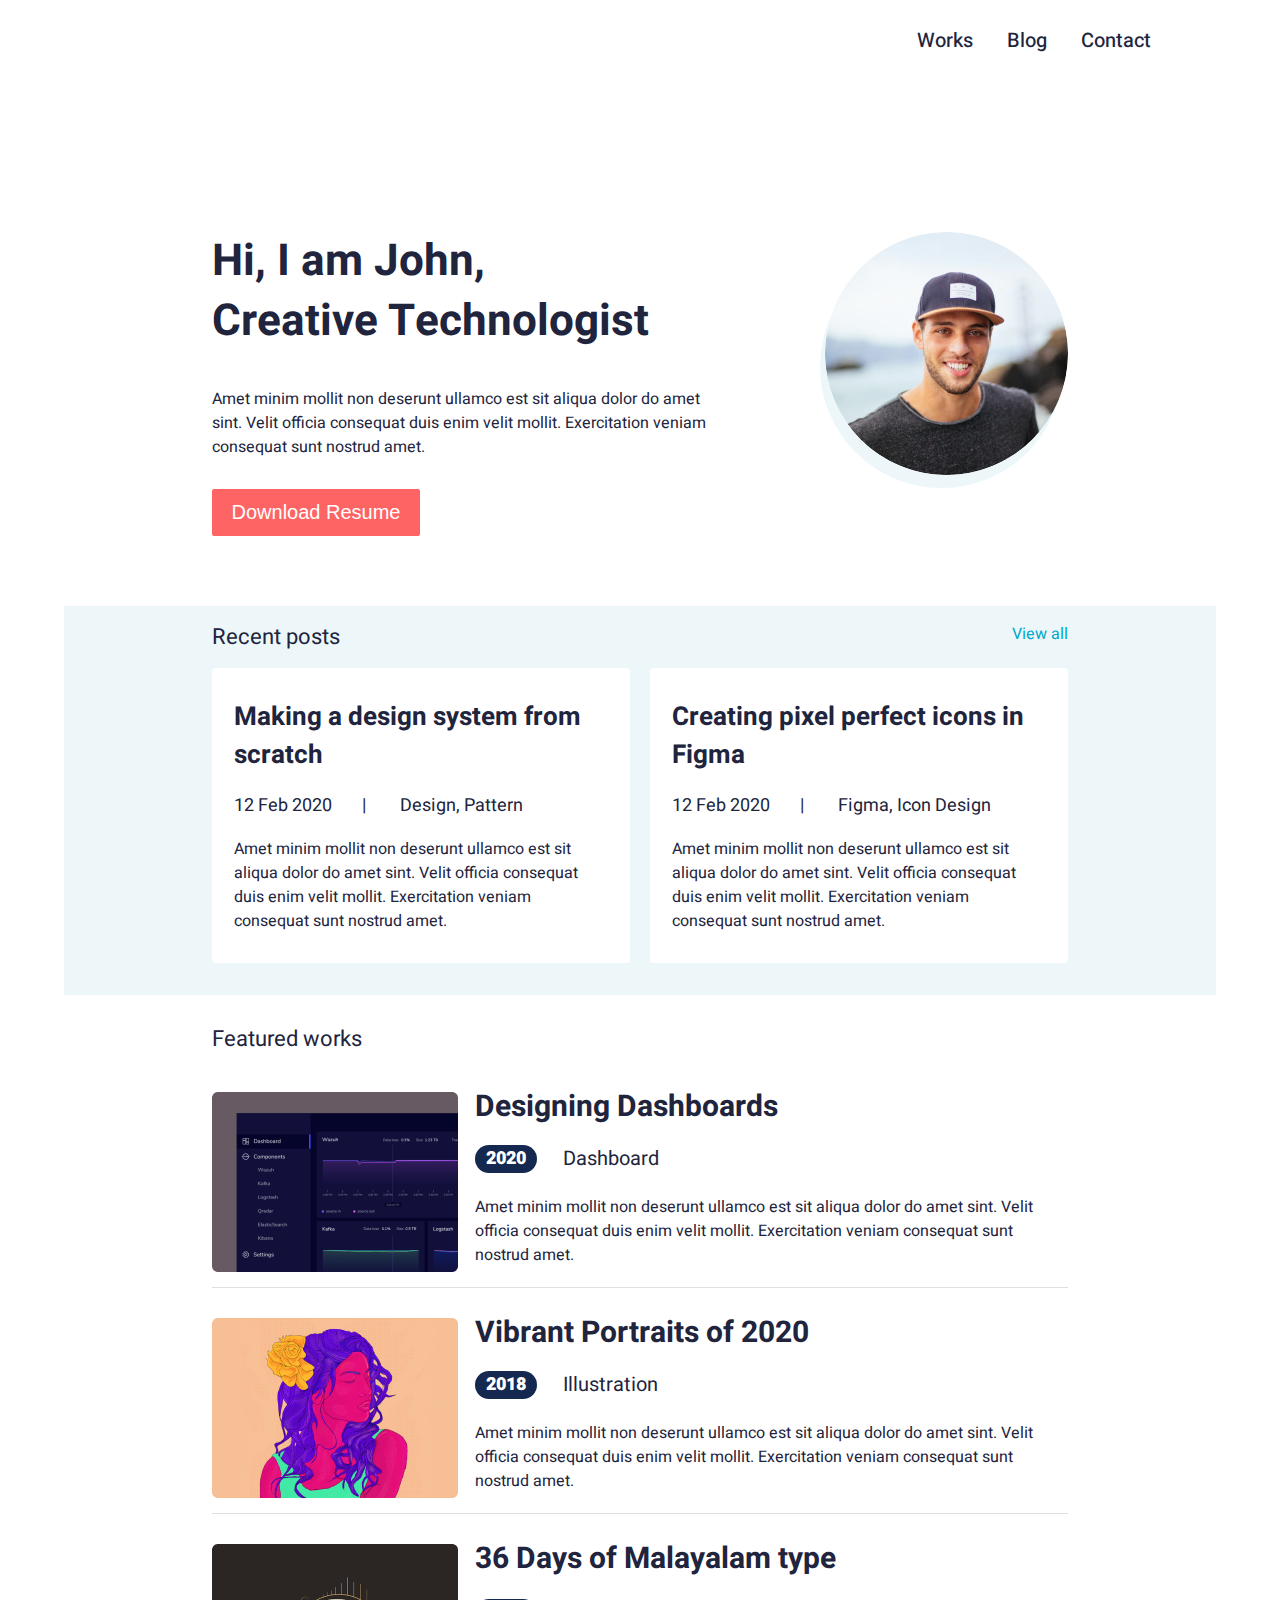
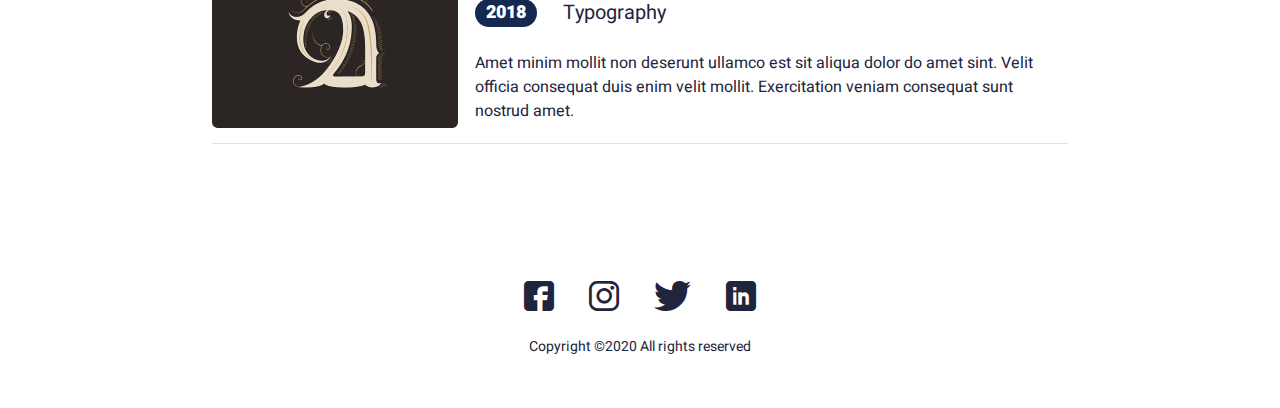
<file: index.html>
<!DOCTYPE html>
<html lang="en">
<head>
	<meta charset="UTF-8">
	<meta name="viewport" content="width=device-width, initial-scale=1.0">
	<link rel="preconnect" href="https://fonts.gstatic.com">
	<link rel="stylesheet" href="css/iconsfont.css">
	<link rel="stylesheet" href="css/style.css">
	<link href="https://fonts.googleapis.com/css2?family=Heebo:wght@400;500;700;900&display=swap" rel="stylesheet"> 
	<title>HomePage</title>
</head>
<body>
	<div class="wrapper">
		<header class="header">
			<div class="header__container">
				<div class="menu__icon">
					<span></span>
				</div>
				<nav class="menu__body">
					<ul class="menu__list">
						<li><a href="#" class="menu__link">Works</a></li>
						<li><a href="#" class="menu__link">Blog</a></li>
						<li><a href="#" class="menu__link">Contact</a></li>
					</ul>
				</nav>
			</div>
		</header>
		<main class="page">
			<section class="page__section page__section-greeting">
				<div class="greeting-text">
					<h1>Hi, I am John, </h1>
					<h1>Creative Technologist</h1>
					<p>Amet minim mollit non deserunt ullamco est sit aliqua dolor do amet sint. Velit officia consequat duis enim velit mollit. Exercitation veniam consequat sunt nostrud amet.</p>
					<button onclick="downloadResume()">Download Resume</button>
				</div>
				<img src="img/Avatar.png" alt="Avatar" class="greeting-avatar">
			</section>
			<section class="page__section page__section-resent-posts ">
				<div class="resent-posts-container">
					<div class="resent-posts-text">
						<h2>Recent posts</h2>
						<p>View all</p>
					</div>
					<div class="resent-posts-cards">
						<div class="resent-posts-card card-1">
							<h3>Making a design system from scratch</h3>
							<div class="card-date">
								<p>12 Feb 2020</p>
								<p>Design, Pattern</p>
							</div>
							<p>Amet minim mollit non deserunt ullamco est sit aliqua dolor do amet sint. Velit officia consequat duis enim velit mollit. Exercitation veniam consequat sunt nostrud amet.</p>
						</div>
						<div class="resent-posts-card card-2">
							<h3>Creating pixel perfect icons in Figma</h3>
							<div class="card-date">
								<p>12 Feb 2020</p>
								<p>Figma, Icon Design</p>
							</div>
							<p>Amet minim mollit non deserunt ullamco est sit aliqua dolor do amet sint. Velit officia consequat duis enim velit mollit. Exercitation veniam consequat sunt nostrud amet.</p>
						</div>
					</div>	
				</div>
			</section>
			<section class="page__section page_section-featured-works">
				<div class="resent-posts-text">
						<h2>Featured works</h2>
				</div>
				<div class="featured-works-cards">
					<div class="featured-works-card card-1">
						<img src="img/Designing_Dashboards.png" alt="Designing Dashboards">
						<div class="featured-works-card-text">
							<h3>Designing Dashboards</h3>
							<div>
								<p>2020</p>
								<p>Dashboard</p>
							</div>
							<p>Amet minim mollit non deserunt ullamco est sit aliqua dolor do amet sint. Velit officia consequat duis enim velit mollit. Exercitation veniam consequat sunt nostrud amet.</p>
						</div>	
					</div>
					<div class="featured-works-card card-2">
						<img src="img/Vibrant_Portraits_of_2020.png" alt="Vibrant Portraits of 2020">
						<div class="featured-works-card-text">
							<h3>Vibrant Portraits of 2020</h3>
							<div>
								<p>2018</p>
								<p>Illustration</p>
							</div>
							<p>Amet minim mollit non deserunt ullamco est sit aliqua dolor do amet sint. Velit officia consequat duis enim velit mollit. Exercitation veniam consequat sunt nostrud amet.</p>
						</div>	
					</div>
					<div class="featured-works-card card-3">
						<img src="img/36_Days_of_Malayalam_type.png" alt="36 Days of Malayalam type">
						<div class="featured-works-card-text">
							<h3>36 Days of Malayalam type</h3>
							<div>
								<p>2018</p>
								<p>Typography</p>
							</div>
							<p>Amet minim mollit non deserunt ullamco est sit aliqua dolor do amet sint. Velit officia consequat duis enim velit mollit. Exercitation veniam consequat sunt nostrud amet.</p>
						</div>	
					</div>
				</div>
							
			</section>
		</main>
		<footer class="footer">
			<div class="footer__body">
				<div class="brands-logos">
					<div class="_icon-fb"></div>
					<div class="_icon-insta"></div>
					<div class="_icon-twitter"></div>
					<div class="_icon-linkedin"></div>
				</div>
				<p>Copyright ©2020 All rights reserved</p>
			</div>
					
		</footer>
	</div>
	<script src="js/main.js"></script>
</body>
</html>
</file>
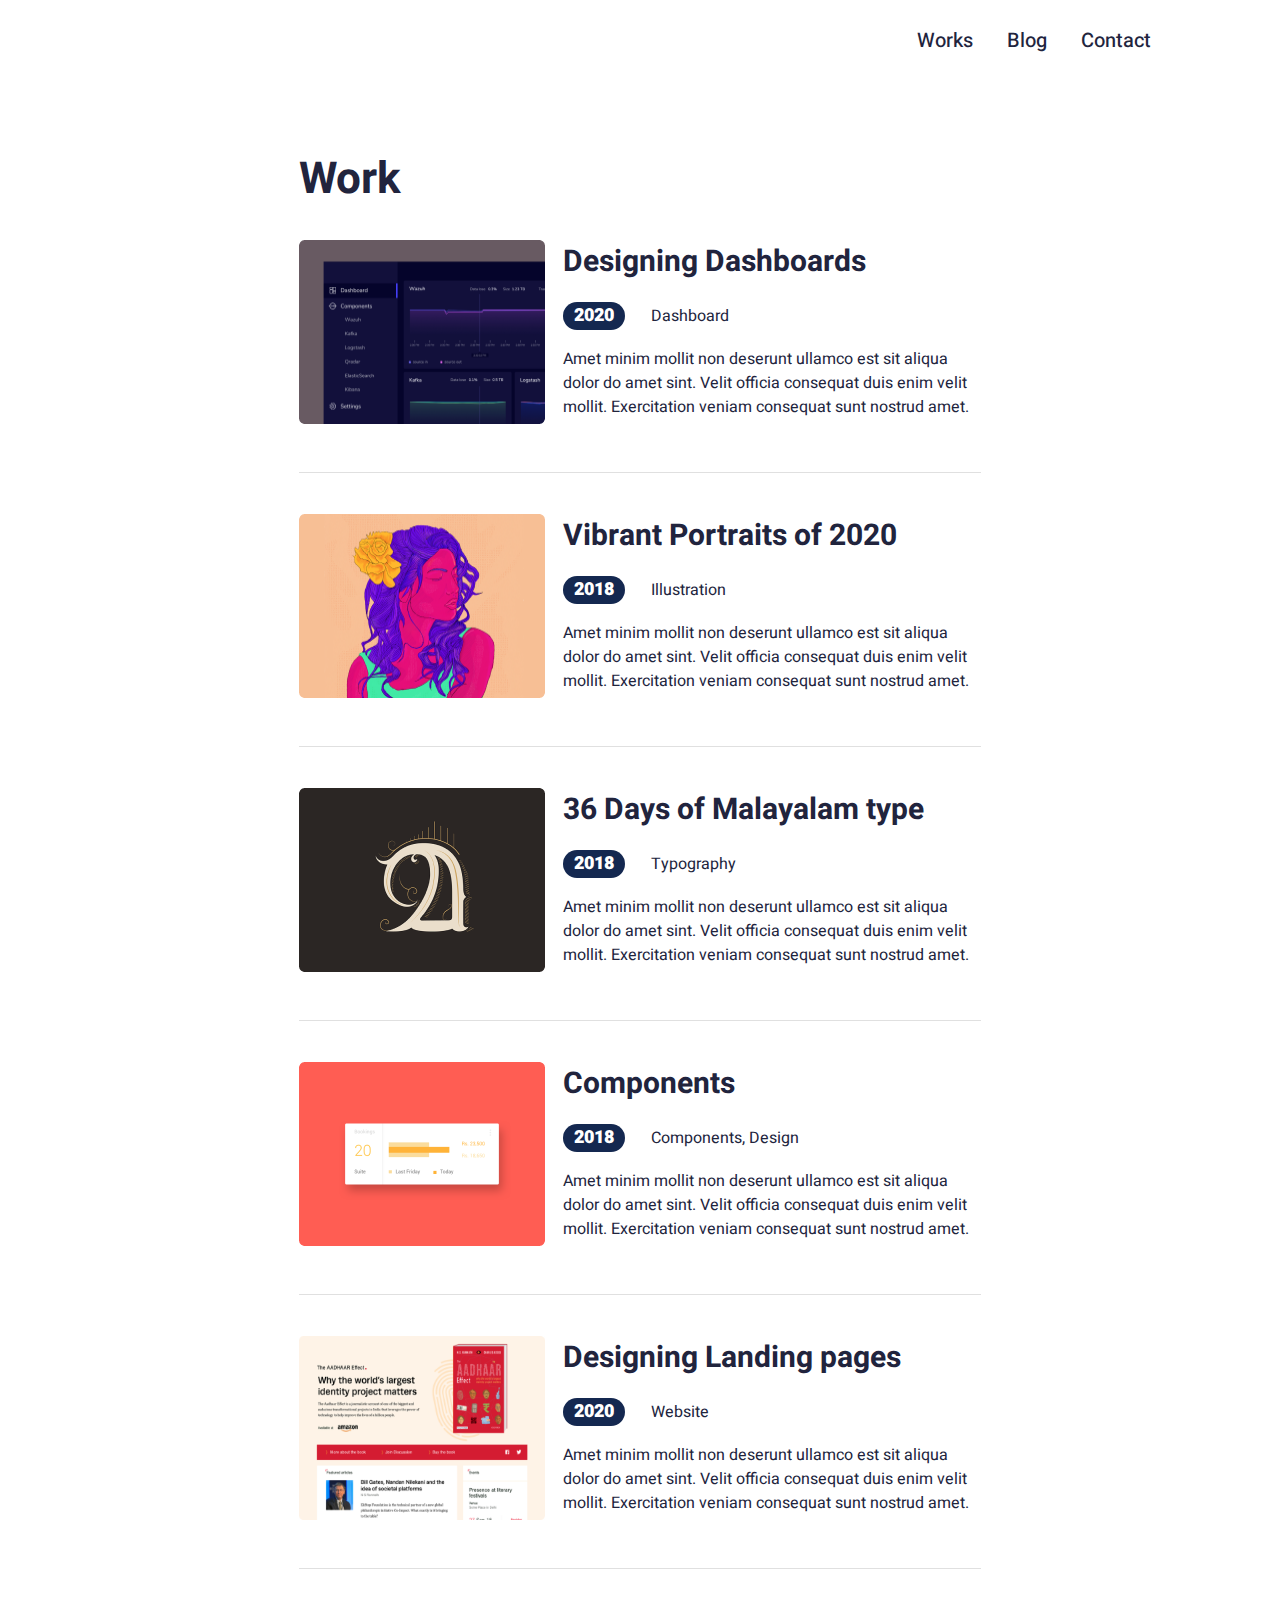
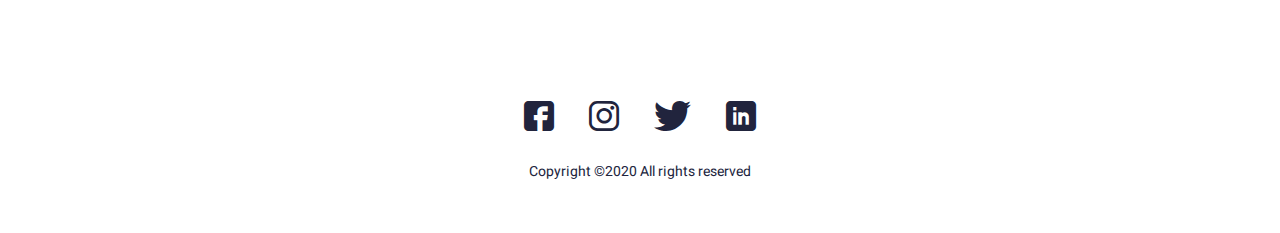
<file: works.html>
<!DOCTYPE html>
<html lang="en">
<head>
	<meta charset="UTF-8">
	<meta name="viewport" content="width=device-width, initial-scale=1.0">
	<link rel="preconnect" href="https://fonts.gstatic.com">
	<link href="https://fonts.googleapis.com/css2?family=Heebo:wght@400;500;700;900&display=swap" rel="stylesheet">
	<link rel="stylesheet" href="css/iconsfont.css">
	<link rel="stylesheet" href="css/mutual_styles.css">
	<link rel="stylesheet" href="css/works.css">
	<title>Works</title>
</head>
<body>
	<div class="wrapper">
		<header class="header">
			<div class="header__container">
				<div class="menu__icon">
					<span></span>
				</div>
				<nav class="menu__body">
					<ul class="menu__list">
						<li><a href="#" class="menu__link">Works</a></li>
						<li><a href="#" class="menu__link">Blog</a></li>
						<li><a href="#" class="menu__link">Contact</a></li>
					</ul>
				</nav>
			</div>
		</header>

		<main class="page">
			<section class="page__section page_section-featured-works">
				<h1>Work</h1>
			<div class="featured-works-cards">
					<div class="featured-works-card card-1">
						<img src="img/Designing_Dashboards.png" alt="Designing Dashboards">
						<div class="featured-works-card-text">
							<h3>Designing Dashboards</h3>
							<div>
								<p class="year-rect">2020</p>
								<p>Dashboard</p>
							</div>
							<p>Amet minim mollit non deserunt ullamco est sit aliqua dolor do amet sint. Velit officia consequat duis enim velit mollit. Exercitation veniam consequat sunt nostrud amet.</p>
						</div>	
					</div>
					<div class="featured-works-card card-2">
						<img src="img/Vibrant_Portraits_of_2020.png" alt="Vibrant Portraits of 2020">
						<div class="featured-works-card-text">
							<h3>Vibrant Portraits of 2020</h3>
							<div>
								<p class="year-rect">2018</p>
								<p>Illustration</p>
							</div>
							<p>Amet minim mollit non deserunt ullamco est sit aliqua dolor do amet sint. Velit officia consequat duis enim velit mollit. Exercitation veniam consequat sunt nostrud amet.</p>
						</div>	
					</div>
					<div class="featured-works-card card-3">
						<img src="img/36_Days_of_Malayalam_type.png" alt="36 Days of Malayalam type">
						<div class="featured-works-card-text">
							<h3>36 Days of Malayalam type</h3>
							<div>
								<p class="year-rect">2018</p>
								<p>Typography</p>
							</div>
							<p>Amet minim mollit non deserunt ullamco est sit aliqua dolor do amet sint. Velit officia consequat duis enim velit mollit. Exercitation veniam consequat sunt nostrud amet.</p>
						</div>	
					</div>
					<div class="featured-works-card card-4">
						<img src="img/Components.png" alt="Components">
						<div class="featured-works-card-text">
							<h3>Components</h3>
							<div>
								<p class="year-rect">2018</p>
								<p>Components, Design</p>
							</div>
							<p>Amet minim mollit non deserunt ullamco est sit aliqua dolor do amet sint. Velit officia consequat duis enim velit mollit. Exercitation veniam consequat sunt nostrud amet.</p>
						</div>	
					</div>
					<div class="featured-works-card card-5">
						<img src="img/Designing_Landing_pages.png" alt="Components">
						<div class="featured-works-card-text">
							<h3>Designing Landing pages</h3>
							<div>
								<p class="year-rect">2020</p>
								<p>Website</p>
							</div>
							<p>Amet minim mollit non deserunt ullamco est sit aliqua dolor do amet sint. Velit officia consequat duis enim velit mollit. Exercitation veniam consequat sunt nostrud amet.</p>
						</div>	
					</div>
				</div>
			</section>
				
		</main>
		<footer class="footer">
			<div class="footer__body">
				<div class="brands-logos">
					<div class="_icon-fb"></div>
					<div class="_icon-insta"></div>
					<div class="_icon-twitter"></div>
					<div class="_icon-linkedin"></div>
				</div>
				<p>Copyright ©2020 All rights reserved</p>
			</div>			
		</footer>
		<script src="js/main.js"></script>
	</div>
</body>
</html>
</file>
<file: css/iconsfont.css>
@font-face {
  font-family: 'brandsicons';
  src:  url('../fonts/brandsicons.eot?b862so');
  src:  url('../fonts/brandsicons.eot?b862so#iefix') format('embedded-opentype'),
    url('../fonts/brandsicons.ttf?b862so') format('truetype'),
    url('../fonts/brandsicons.woff?b862so') format('woff'),
    url('../fonts/brandsicons.svg?b862so#brandsicons') format('svg');
  font-weight: normal;
  font-style: normal;
  font-display: block;
}

[class^="_icon-"]:before,
[class*=" _icon-"]:before {
  /* use !important to prevent issues with browser extensions that change fonts */
  font-family: 'brandsicons' !important;
  speak: never;
  font-style: normal;
  font-weight: normal;
  font-variant: normal;
  text-transform: none;
  line-height: 1;

  /* Better Font Rendering =========== */
  -webkit-font-smoothing: antialiased;
  -moz-osx-font-smoothing: grayscale;
}

._icon-fb:before {
  content: "\e900";
}
._icon-insta:before {
  content: "\e901";
}
._icon-twitter:before {
  content: "\e902";
}
._icon-linkedin:before {
  content: "\e903";
}
</file>
<file: css/works.css>
.page_section-featured-works {
	flex-direction: column;
	padding-top: 68px;
	padding-bottom: 82px;
	margin: 0 auto;
	max-width: 682px;
}
.page_section-featured-works h1 {
	/* border: 1px solid black; */
}
.featured-works-cards {
	display: flex;
	flex-direction: column;	
}
.featured-works-card {
	display: flex;
	justify-content: space-between;
	border-bottom: 1px solid #E0E0E0;
	padding: 41px 0 48px 0;
}
.featured-works-card.card-1 {
	padding-top: 30px;
}
.featured-works-card img {
	min-width: 246px;
	max-width: 246px;
	min-height: 184px;
}
.featured-works-card-text {
	display: flex;
	flex-direction: column;
	justify-content: space-between;
	width: 418px;
	padding-bottom: 5px;
}
.featured-works-card-text div{
	display: flex;
	align-items: center;
	font-size: 20px;
}

@media (max-width: 520px) {
	.page_section-featured-works {
		padding-top: 14px;
	}
	.page_section-featured-works h1 {
		font-size: 30px;
	}
}
@media (max-width: 895px){
	.page_section-featured-works {
		max-width: 360px;	
		padding-bottom: 0;
	}
	.featured-works-cards {
		align-items: center;
	}
	.featured-works-card {
		flex-direction: column;
		padding: 30px 0 15px 0;
		max-width: 340px;
		display: none;
	}
	.featured-works-card.card-1 {
		padding-top: 12px;
	}
	.featured-works-cards .card-1,
	.card-5 {
		display: flex;
	}
	.featured-works-card img, .featured-works-card-text {
		max-width: 340px;
		width: 100%;
	}
	.featured-works-card-text {
		min-height: 225px;
		padding: 18px 0 0 0;
	}
	.featured-works-card-text h3 {
		font-size: 24px;
	}
	.featured-works-card-text div{
		font-size: 16px;
	}
}
</file>
<file: css/style.css>
/* css reset */
*,
*::before,
*::after {
	padding: 0;
	margin: 0;
	border: 0;
	box-sizing: border-box;
}
a {
	text-decoration: none;
}
ul,
ol,
li {
	list-style: none;
}
img {
	vertical-align: top;
}
h1,
h2,
h3,
h4,
h5,
h6 {
	font-weight: inherit;
	font-size: inherit;
}
html,
body {
	height: 100%;
	line-height: 1;
	font-size: 100%;
	background-color: #fff;
	color: #21243D;
	font-family: 'Heebo', sans-serif;
	font-weight: 400;
	min-width: 320px;
}
.wrapper {
	min-height: 100%;
}

/* -----HEADER------ */
header {
 	width: 100%;
}
.header__container {
	max-width: 1042px;
	padding: 10px;
	height: 82px;
 	margin: 0 auto;
 	display: flex;
 	align-items: center;
 	justify-content: flex-end;
}
.menu__icon {
	display: none;
	cursor: pointer;
	z-index: 5;
}
.menu__list {
	display: flex;
}
.menu__link {
	font-size: 20px;
	font-weight: 500;
	color: #21243D;
	margin-left: 34px;
	transition: color 0.1s ease 0s;
}
body.__pc .menu__link:hover {
	color: #FF6464;
}
body._lock {
	overflow: hidden;
}

/* ------MAIN------- */
main {
	
	width: 100%;
	margin: 0 auto;
}
.page__section {
	display: flex;
	justify-content: space-between;
	flex-wrap: wrap;
	max-width: 856px;
	margin: 0 auto;
}

/* -----greeting-----*/

.page__section-greeting {
	padding-top: 150px;
	padding-bottom: 70px;
}
.page__section-greeting .greeting-text {
	max-width: 506px;
}

.greeting-text h1 {
	font-size: 44px;
	font-weight: 700;
	line-height: 60px;
}
.greeting-text p {
	font-size: 16px;
	line-height: 24px;
	margin: 35px 0 30px 0;
}
.page__section-greeting .greeting-avatar {
	width: 243px;
	height: 243px;
	border-radius: 50%;
	box-shadow: -5px 13px #EDF7FA;

}
.page__section-greeting button {
	font-size: 20px;
	font-weight: 500;
	width: 208px;
	height: 47px;
	background-color: #FF6464;
	color: #fff;
	cursor: pointer;
	border-radius: 2px;
}
/* ----------------- */

/* ---resent-posts---*/

.page__section.page__section-resent-posts {
	max-width: 1152px;
	background-color: #EDF7FA;
	display: flex;
	padding-bottom: 32px;
	padding-top: 20px;	
}
.resent-posts-container {
	margin: 0 auto;
	width: 856px;
}
.resent-posts-text {
	width: 100%;
	display: flex;
	justify-content: space-between;
	margin-bottom: 20px;
}
.resent-posts-text h2 {
	font-size: 22px;
}
.resent-posts-text p {
	color: #00A8CC;
	font-size: 16px;
	cursor: pointer;
}
.resent-posts-cards {
	width: 100%;
	display: flex;
	justify-content: space-between;
}
.resent-posts-card {
	display: flex;
	flex-wrap: wrap;
	align-content: space-between;
	max-width: 418px;
	min-height: 295px;
	border-radius: 4px;
	background-color: #fff;
	padding: 30px 27px 30px 22px;
}
.resent-posts-card:last-child {
	margin-left: 20px;
}
.resent-posts-card h3 {
	font-size: 26px;
	font-weight: 700;
	line-height: 38px;
}
.resent-posts-card p {
	font-size: 16px;
	line-height: 24px;
}
.resent-posts-card .card-date p{
	display: inline;
	font-size: 18px;
}
.resent-posts-card .card-date p:first-child::after {
	content: '|';
	margin: 0 30px;
}
/* --featured-works--*/

.page__section.page_section-featured-works {
	flex-direction: column;
	padding-top: 33px;
	padding-bottom: 82px;
}
.featured-works-cards {
	display: flex;
	flex-direction: column;	
}
.featured-works-card {
	display: flex;
	justify-content: space-between;
	border-bottom: 1px solid #E0E0E0;
	padding: 30px 26px 15px 0;
}
.featured-works-card:first-child {
	padding-top: 22px;
}
.featured-works-card img {
	min-width: 246px;
}
.featured-works-card-text {
	display: flex;
	flex-direction: column;
	justify-content: space-between;
	width: 567px;
	padding-bottom: 5px;
}
.featured-works-card-text h3 {
	font-size: 30px;
	font-weight: 700;
}
.featured-works-card-text div{
	display: flex;
	align-items: center;
	font-size: 20px;
}
.featured-works-card-text div p:first-child {
	color: #fff;
	font-size: 18px;
	font-weight: 900;
	min-width: 62px;
	border-radius: 16px;
	background-color: #142850;
	padding: 2px 0px;
	text-align: center;
	margin-right: 26px;
}
.featured-works-card-text p {
	line-height: 24px;
}

/* ------footer------ */
footer {
	height: 182px;
	width: 100%;
}
.footer__body {
	width: 232px;
	height: 100%;
	margin: 0 auto;
	display: flex;
	flex-direction: column;
	justify-content: center;
	text-align: center;
}
.footer__body p {
	font-size: 14px;
	margin-top: 25px;
}
.brands-logos {
	display: flex;
	justify-content: space-between;
}
.brands-logos div {
	font-size: 30px;
	cursor: pointer;
}
/* ------------------ */

@media (max-width: 520px) {
	.greeting-text h1 {
		font-size: 32px;
		line-height: 40px;
	}
	.page__section-greeting .greeting-avatar {
		width: 171px;
		height: 171px;
	}

}
@media (max-width: 895px){
	.header__container {
		height: 55px;
	}
	.menu__icon {
		display: block;
		width: 30px;
		height: 19px;
		position: relative;
		right: 8px;
	}
	.menu__icon span,
	.menu__icon::before,
	.menu__icon::after {
		position: absolute;
		left: 0;
		width: 100%;
		height: 2px;
		background-color: #000;
		transition: all 0.3s ease 0s;
	}
	.menu__icon::before,
	.menu__icon::after {
		content: '';
	}
	.menu__icon span {
		top: 50%;
		transform: scale(1) translate(0, -50%);
	}
	.menu__icon::before {
		top: 0;
	}
	.menu__icon::after {
		bottom: 0;
	}
	.menu__icon._active span {
		transform: scale(0);
	}
	.menu__icon._active::before {
		top: 50%;
		transform: rotate(-45deg) translate(0, -50%);
	}
	.menu__icon._active::after {
		bottom: 50%;
		transform: rotate(45deg) translate(0, 50%);
	}
	.menu__body {
		background-color: rgba(255, 255, 255, 0.9);
		position: fixed;
		top: -100%;
		left: 0;
		height: 100%;
		width: 100%;
		overflow: auto;
		transition: top 0.3s ease 0s;
	}
	.menu__body._active {
		top: 0;
	}
	.menu__list {
		display: block;
		padding: 65px 0 30px 0;
	}
	.menu__list > li {
		margin: 0 0 20px 0;
	}
	.menu__link {
		font-size: 24px;
	}

	.page__section {
		padding: 0 10px 0 10px;
	}
	.page__section-greeting {
		flex-direction: column;
		align-items: center;
		text-align: center;
		padding-top: 28px;
		padding-bottom: 58px;
	}
	.page__section-greeting .greeting-avatar {
		order: -1;
		margin-bottom: 45px;
	}
	.resent-posts-container {
		width: 418px;
	}
	.resent-posts-text {
		justify-content: center;	
	}
	.resent-posts-text p {
		display: none;
	}
	.resent-posts-cards {
		flex-wrap: wrap;
		justify-content: center;
	}
	.resent-posts-card:last-child {
		margin: 16px 0 0 0;
	}
	.featured-works-cards {
		align-items: center;
	}
	.featured-works-card {
		flex-direction: column;
		padding: 30px 0 15px 0;
		max-width: 340px;
		display: none;
	}
	.featured-works-card:first-child {
		display: flex;
	}
	.featured-works-card img, .featured-works-card-text {
		max-width: 340px;
		width: 100%;
	}
	.featured-works-card-text {
		min-height: 225px;
		padding: 18px 0 0 0;
	}
	.featured-works-card-text h3 {
		font-size: 24px;
	}
	.featured-works-card-text div{
		font-size: 16px;
	}
	.featured-works-card-text div p:first-child {
		font-size: 16px;
		width: 62px;
	}
}
@media (max-width: 458px) {
	
	.resent-posts-container {
		width: 380px;
	}
	.resent-posts-card {
		padding: 25px 27px 25px 22px;
	}
	.resent-posts-card .card-date {
		margin: 10px 0;
	}
	.resent-posts-card .card-date p:first-child::after {
		margin: 0 10px;
	}
}
/* @media (max-width: 400px) {
	.resent-posts-container {
		width: 300px;
	}
	.resent-posts-card {
		padding: 15px 27px 15px 22px;
	}
	.resent-posts-card .card-date {
		margin: 10px 0;
	}
	.resent-posts-card .card-date p:first-child::after {
		margin: 0 10px;
	}	
} */
</file>
<file: css/mutual_styles.css>
/* css reset */
*,
*::before,
*::after {
	padding: 0;
	margin: 0;
	border: 0;
	box-sizing: border-box;
	/* outline: 1px solid black; */
}

a {
	text-decoration: none;
}
ul,
ol,
li {
	list-style: none;
}
img {
	vertical-align: top;
}
p {
	font-size: 16px;
	line-height: 24px;
}
h1, 
h4, 
h3, 
h4, 
h5 {
 	font-weight: 700;
}
h1 {
	font-size: 44px;
	line-height: 60px;
}
h2 {
	font-size: 32px;
	line-height: 40px;
}
h3 {
	font-size: 30px;
	line-height: 44px;
}
h4 {
	font-size: 26px;
	line-height: 38px;
}
h5 {
	font-size: 24px;
	line-height: 30px;
}
h6 {
	font-size: 22px;
	font-weight: 400;
	line-height: 30px;
}
html,
body {
	height: 100%;
	line-height: 1;
	font-size: 100%;
	background-color: #fff;
	color: #21243D;
	font-family: 'Heebo', sans-serif;
	font-weight: 400;
	min-width: 320px;
}
.wrapper {
	min-height: 100%;
}

/* -----HEADER------ */
header {
 	width: 100%;
}
.header__container {
	max-width: 1042px;
	padding: 10px;
	height: 82px;
 	margin: 0 auto;
 	display: flex;
 	align-items: center;
 	justify-content: flex-end;
}
.menu__icon {
	display: none;
	cursor: pointer;
	z-index: 5;
}
.menu__list {
	display: flex;
}
.menu__link {
	font-size: 20px;
	font-weight: 500;
	color: #21243D;
	margin-left: 34px;
	transition: color 0.1s ease 0s;
}
body.__pc .menu__link:hover {
	color: #FF6464;
}
body._lock {
	overflow: hidden;
}
/* ------FOOTER------ */
footer {
	height: 182px;
	width: 100%;
}
.footer__body {
	width: 232px;
	height: 100%;
	margin: 0 auto;
	display: flex;
	flex-direction: column;
	justify-content: center;
	text-align: center;
}
.footer__body p {
	font-size: 14px;
	margin-top: 25px;
}
.brands-logos {
	display: flex;
	justify-content: space-between;
}
.brands-logos div {
	font-size: 30px;
	cursor: pointer;
}

/* ------MAIN------ */
.year-rect {
	color: #fff;
	font-size: 18px;
	font-weight: 900;
	min-width: 62px;
	border-radius: 16px;
	background-color: #142850;
	padding: 2px 0px;
	text-align: center;
	margin-right: 26px;
}

/* ------MEDIA------ */
@media (max-width: 895px){
	/* -----HEADER------ */
	.header__container {
		height: 55px;
	}
	.menu__icon {
		display: block;
		width: 30px;
		height: 19px;
		position: relative;
		right: 8px;
	}
	.menu__icon span,
	.menu__icon::before,
	.menu__icon::after {
		position: absolute;
		left: 0;
		width: 100%;
		height: 2px;
		background-color: #000;
		transition: all 0.3s ease 0s;
	}
	.menu__icon::before,
	.menu__icon::after {
		content: '';
	}
	.menu__icon span {
		top: 50%;
		transform: scale(1) translate(0, -50%);
	}
	.menu__icon::before {
		top: 0;
	}
	.menu__icon::after {
		bottom: 0;
	}
	.menu__icon._active span {
		transform: scale(0);
	}
	.menu__icon._active::before {
		top: 50%;
		transform: rotate(-45deg) translate(0, -50%);
	}
	.menu__icon._active::after {
		bottom: 50%;
		transform: rotate(45deg) translate(0, 50%);
	}
	.menu__body {
		background-color: rgba(255, 255, 255, 0.9);
		position: fixed;
		top: -100%;
		left: 0;
		height: 100%;
		width: 100%;
		overflow: auto;
		transition: top 0.3s ease 0s;
	}
	.menu__body._active {
		top: 0;
	}
	.menu__list {
		display: block;
		padding: 65px 0 30px 0;
	}
	.menu__list > li {
		margin: 0 0 20px 0;
	}
	.menu__link {
		font-size: 24px;
	}

	/* ------MAIN------ */
	h6 {
		font-size: 18px;
	}
	.page__section {
		padding: 0 10px 0 10px;
	}
	.year-rect {
		font-size: 16px;
		width: 62px;
	}

}
</file>
